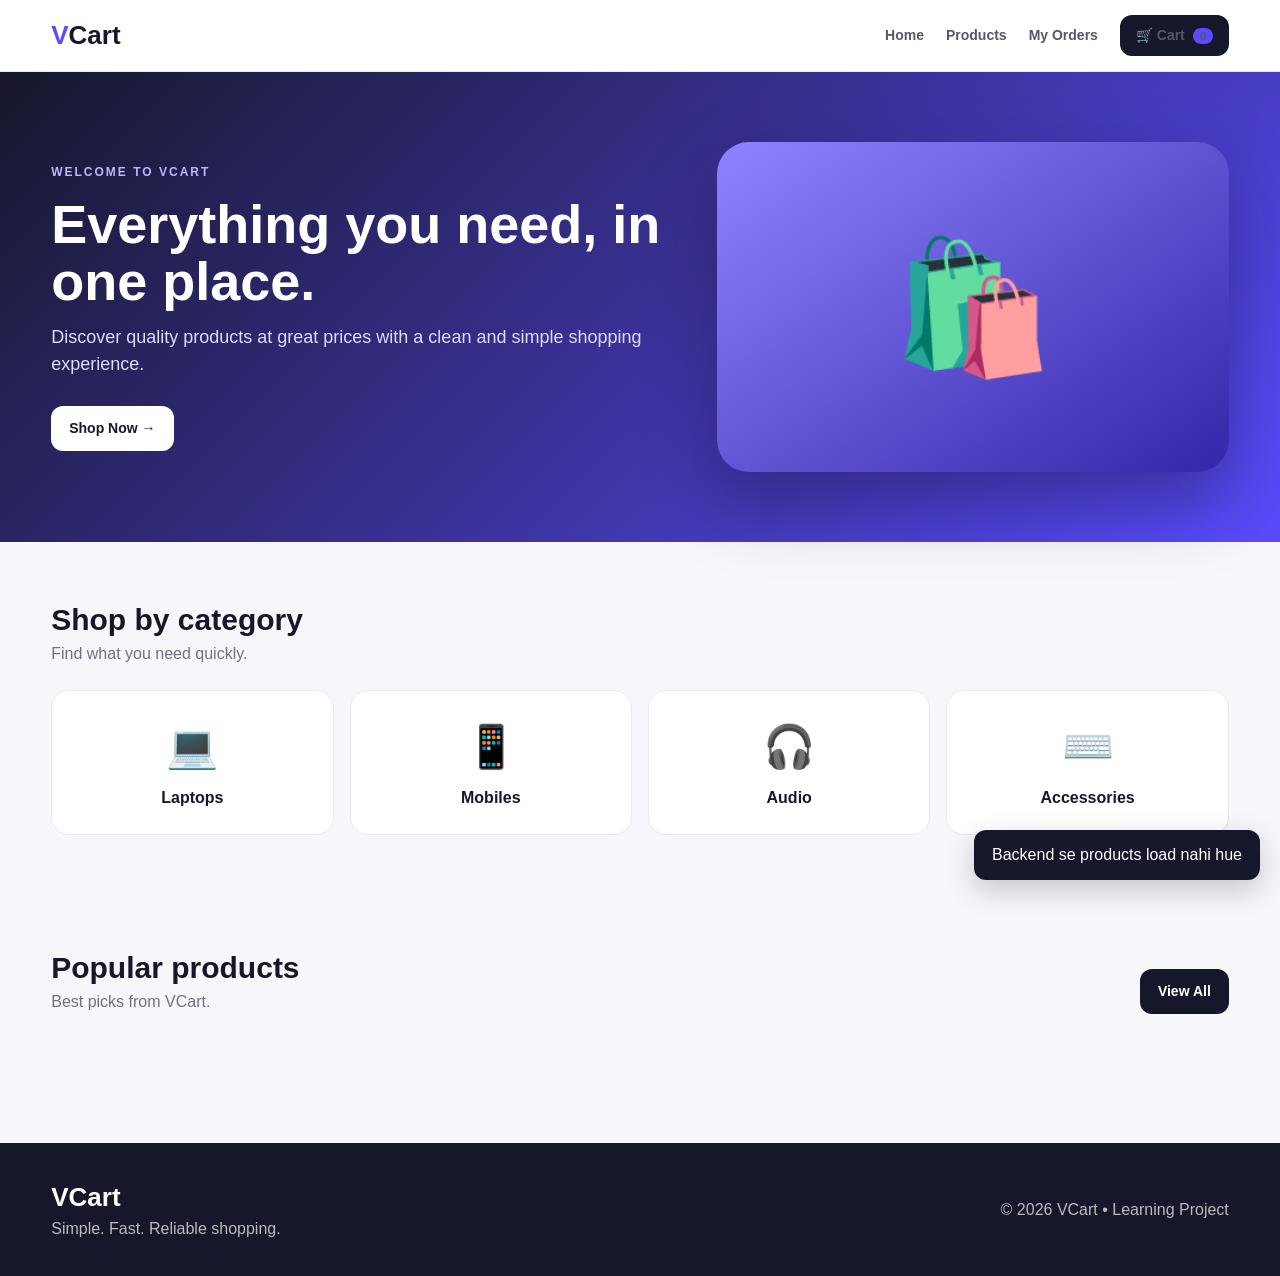
<file: frontend/index.html>
<!DOCTYPE html>
<html lang="en">
<head>
<meta charset="UTF-8">
<meta name="viewport" content="width=device-width, initial-scale=1.0">
<title>VCart — Home</title>
<link rel="stylesheet" href="style.css">
</head>
<body>
<div id="app"></div>
<script src="script.js"></script>
</body>
</html>
</file>
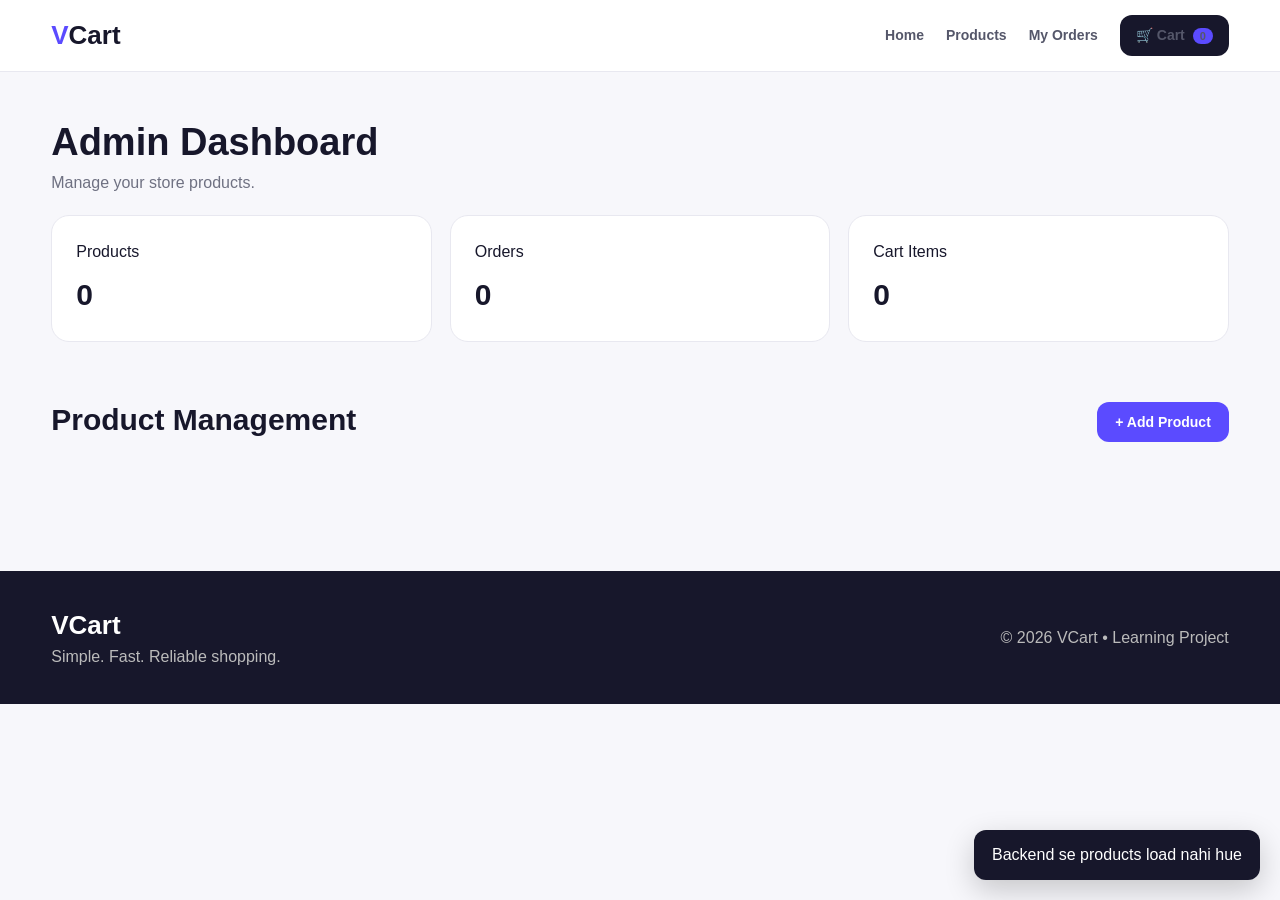
<file: frontend/admin.html>
<!DOCTYPE html>
<html lang="en">
<head>
<meta charset="UTF-8">
<meta name="viewport" content="width=device-width, initial-scale=1.0">
<title>VCart — Admin</title>
<link rel="stylesheet" href="style.css">
</head>
<body>
<div id="app" data-page="admin"></div>
<script src="script.js"></script>
</body>
</html>
</file>
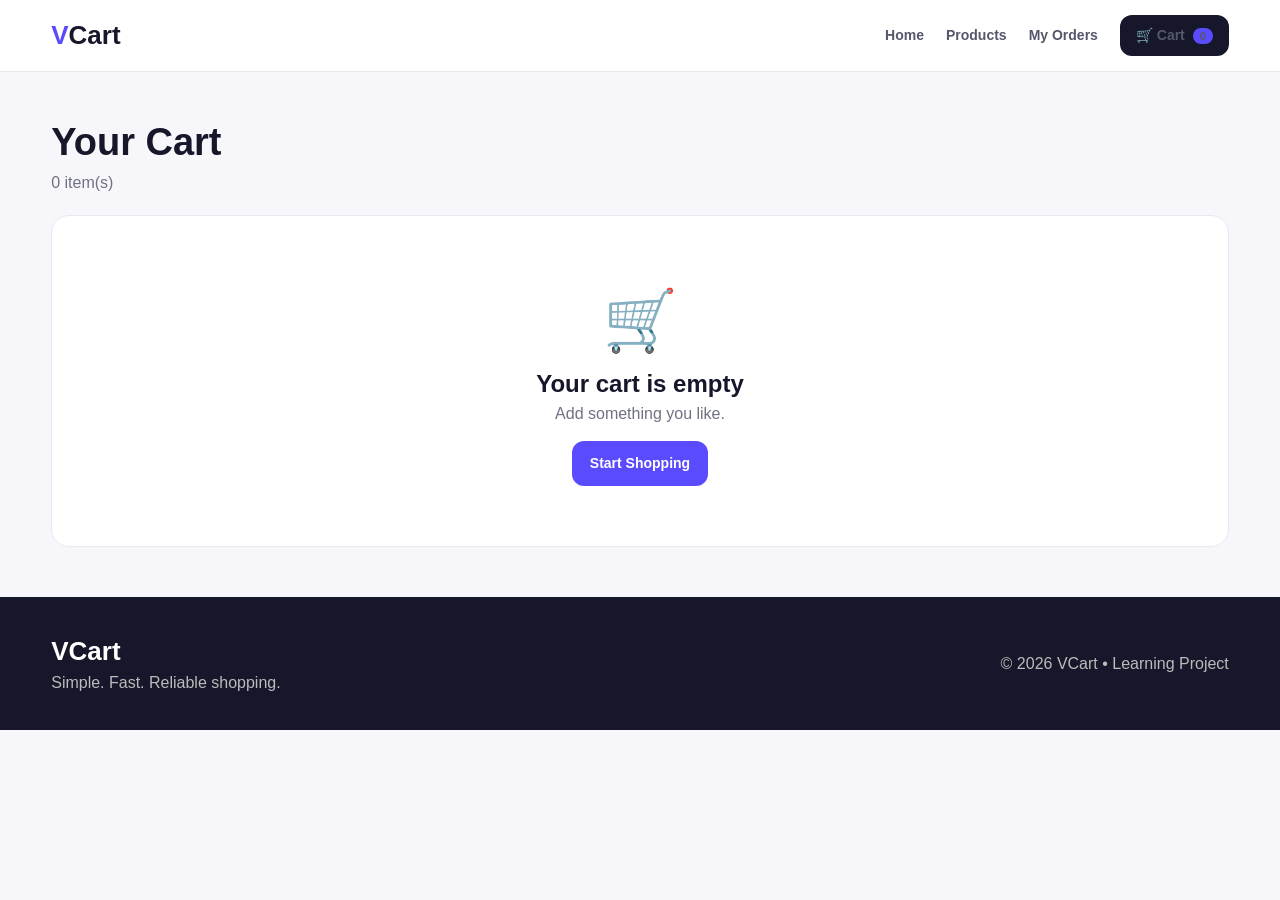
<file: frontend/cart.html>
<!DOCTYPE html>
<html lang="en">
<head>
<meta charset="UTF-8">
<meta name="viewport" content="width=device-width, initial-scale=1.0">
<title>VCart — Cart</title>
<link rel="stylesheet" href="style.css">
</head>
<body>
<div id="app" data-page="cart"></div>
<script src="script.js"></script>
</body>
</html>
</file>
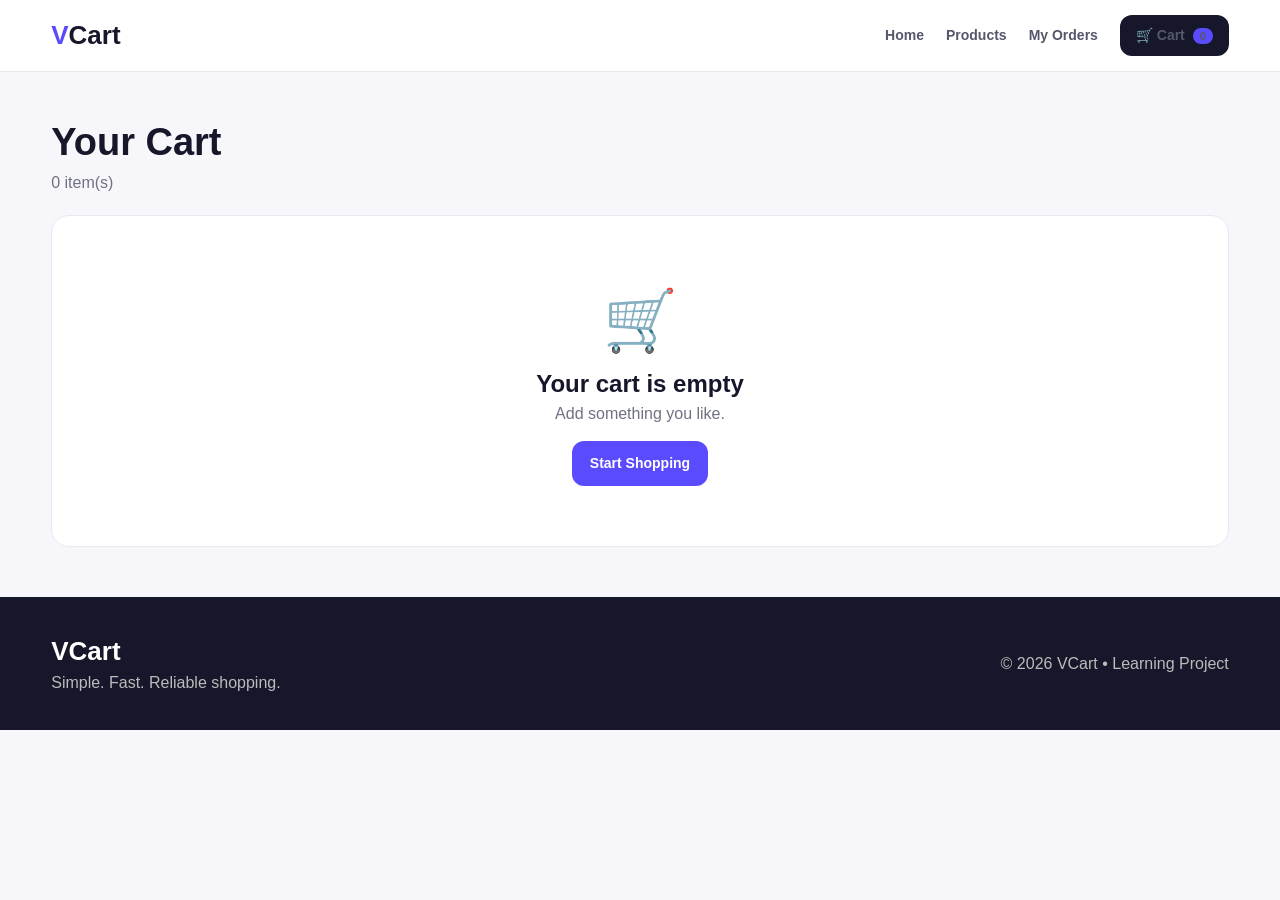
<file: frontend/checkout.html>
<!DOCTYPE html>
<html lang="en">
<head>
<meta charset="UTF-8">
<meta name="viewport" content="width=device-width, initial-scale=1.0">
<title>VCart — Checkout</title>
<link rel="stylesheet" href="style.css">
</head>
<body>
<div id="app" data-page="checkout"></div>
<script src="script.js"></script>
</body>
</html>
</file>
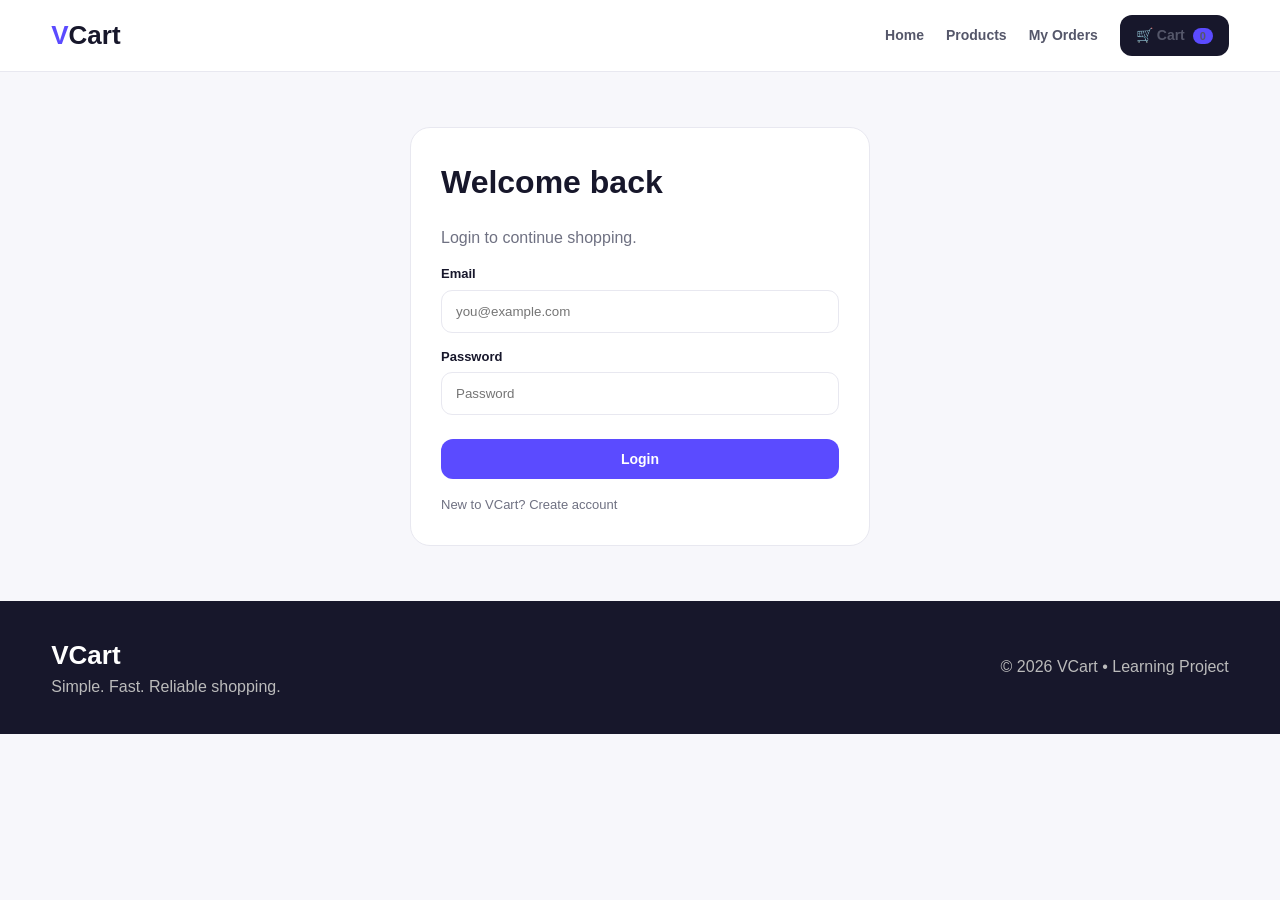
<file: frontend/login.html>
<!DOCTYPE html>
<html lang="en">
<head>
<meta charset="UTF-8">
<meta name="viewport" content="width=device-width, initial-scale=1.0">
<title>VCart — Login</title>
<link rel="stylesheet" href="style.css">
</head>
<body>
<div id="app" data-page="login"></div>
<script src="script.js"></script>
</body>
</html>
</file>
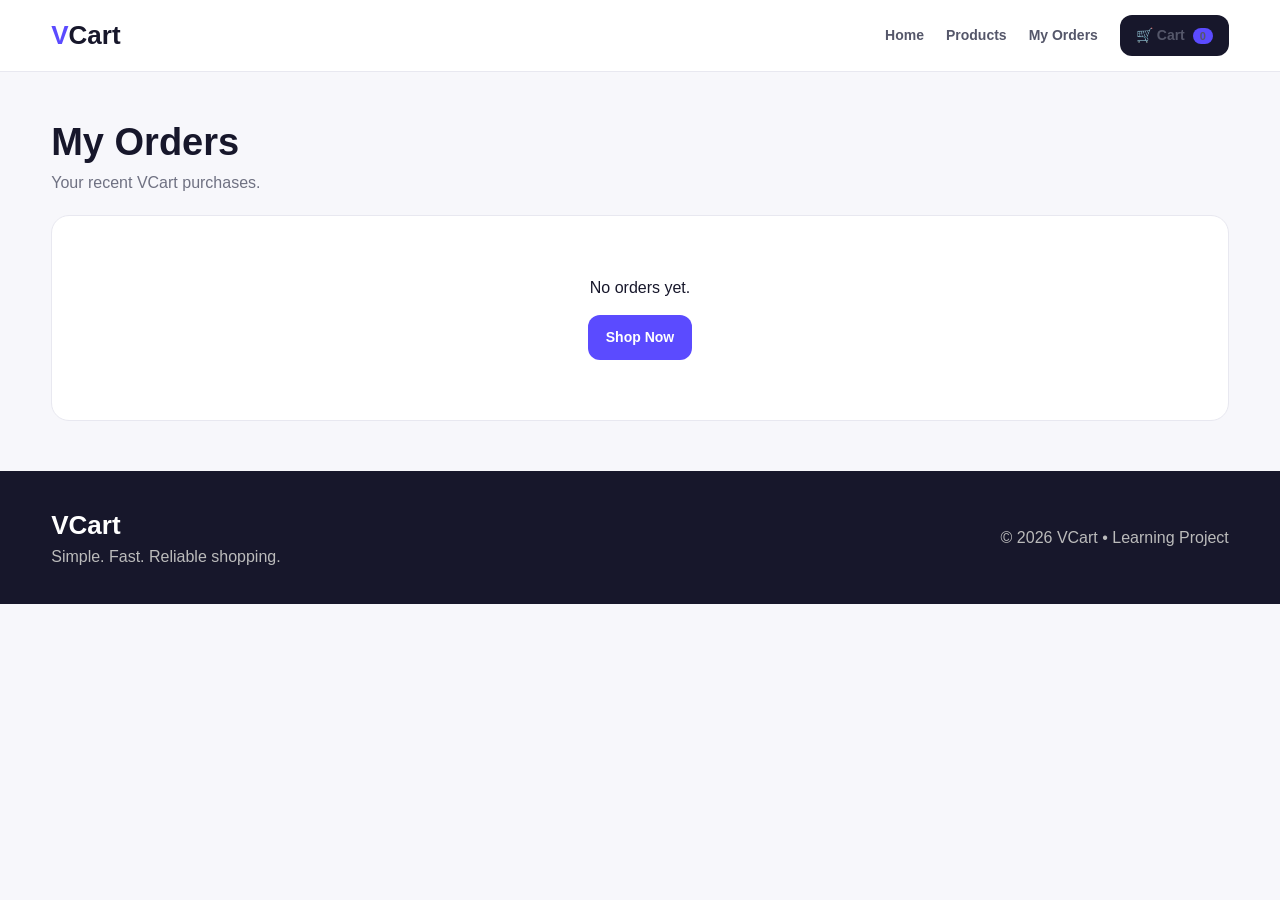
<file: frontend/orders.html>
<!DOCTYPE html>
<html lang="en">
<head>
<meta charset="UTF-8">
<meta name="viewport" content="width=device-width, initial-scale=1.0">
<title>VCart — My Orders</title>
<link rel="stylesheet" href="style.css">
</head>
<body>
<div id="app" data-page="orders"></div>
<script src="script.js"></script>
</body>
</html>
</file>
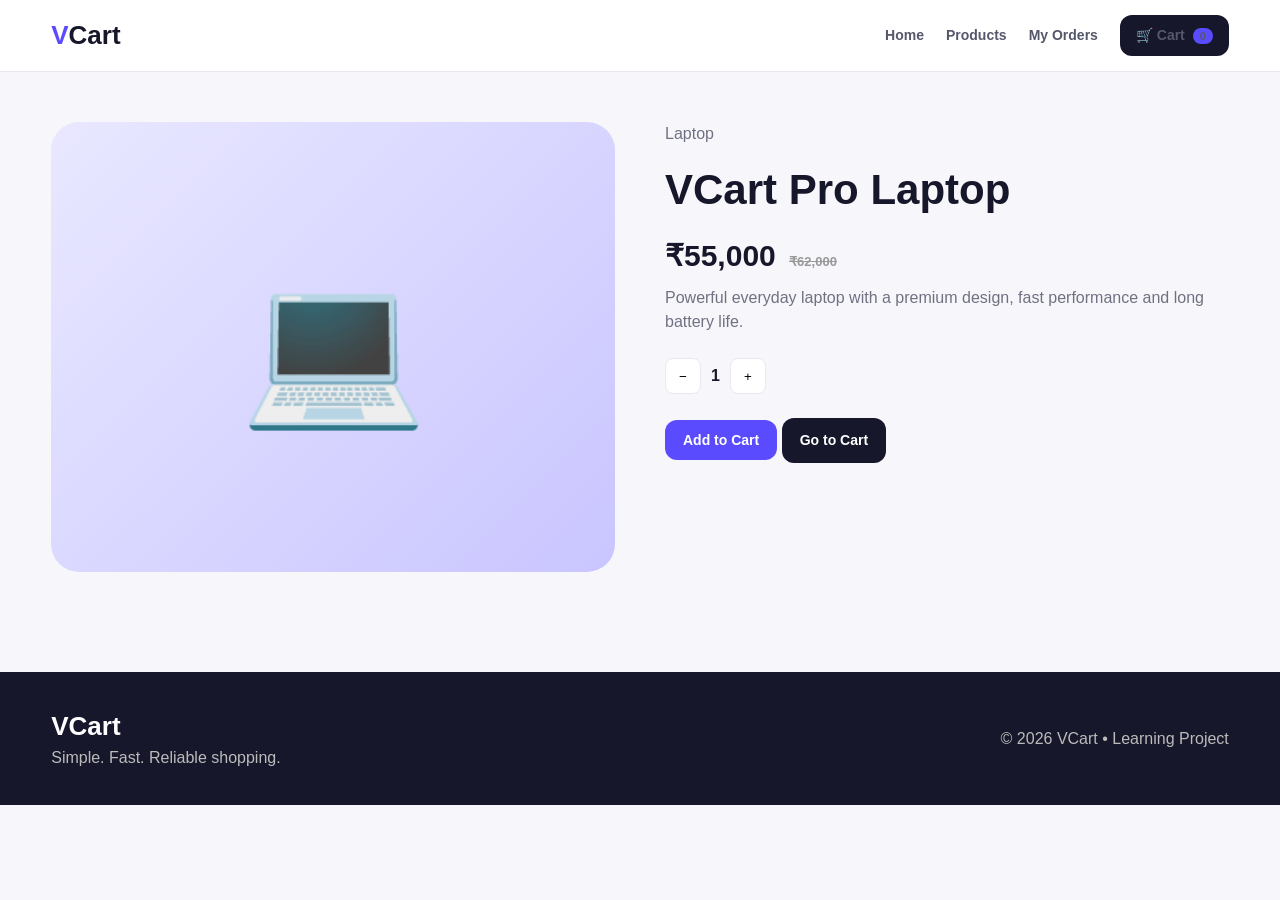
<file: frontend/product.html>
<!DOCTYPE html>
<html lang="en">
<head>
<meta charset="UTF-8">
<meta name="viewport" content="width=device-width, initial-scale=1.0">
<title>VCart — Product Details</title>
<link rel="stylesheet" href="style.css">
</head>
<body>
<div id="app" data-page="product"></div>
<script src="script.js"></script>
</body>
</html>
</file>
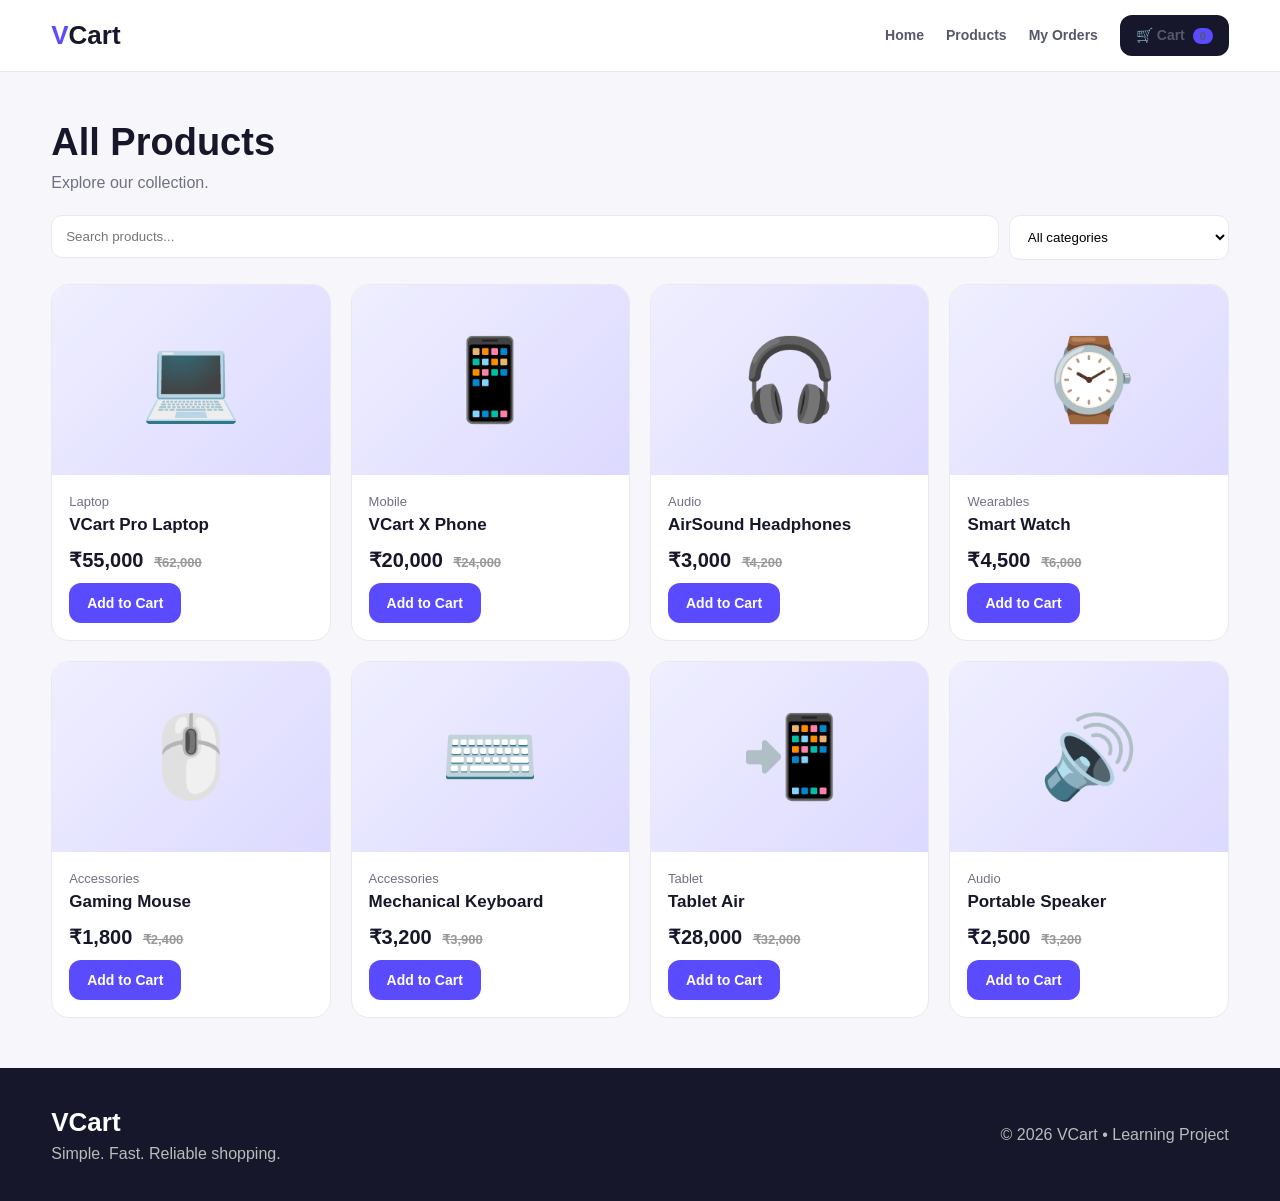
<file: frontend/products.html>
<!DOCTYPE html>
<html lang="en">
<head>
<meta charset="UTF-8">
<meta name="viewport" content="width=device-width, initial-scale=1.0">
<title>VCart — Products</title>
<link rel="stylesheet" href="style.css">
</head>
<body>
<div id="app" data-page="products"></div>
<script src="script.js"></script>
</body>
</html>
</file>
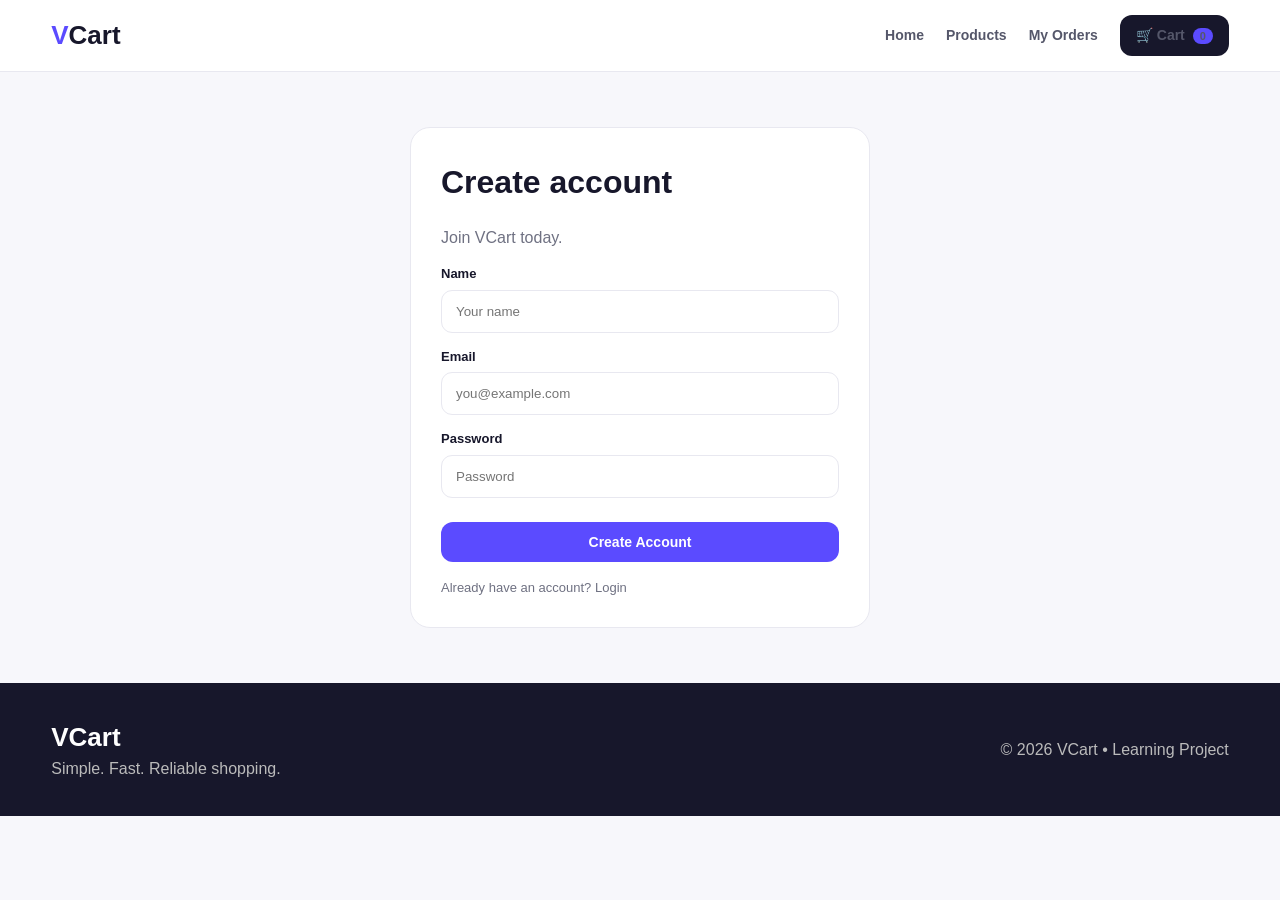
<file: frontend/register.html>
<!DOCTYPE html>
<html lang="en">
<head>
<meta charset="UTF-8">
<meta name="viewport" content="width=device-width, initial-scale=1.0">
<title>VCart — Register</title>
<link rel="stylesheet" href="style.css">
</head>
<body>
<div id="app" data-page="register"></div>
<script src="script.js"></script>
</body>
</html>
</file>
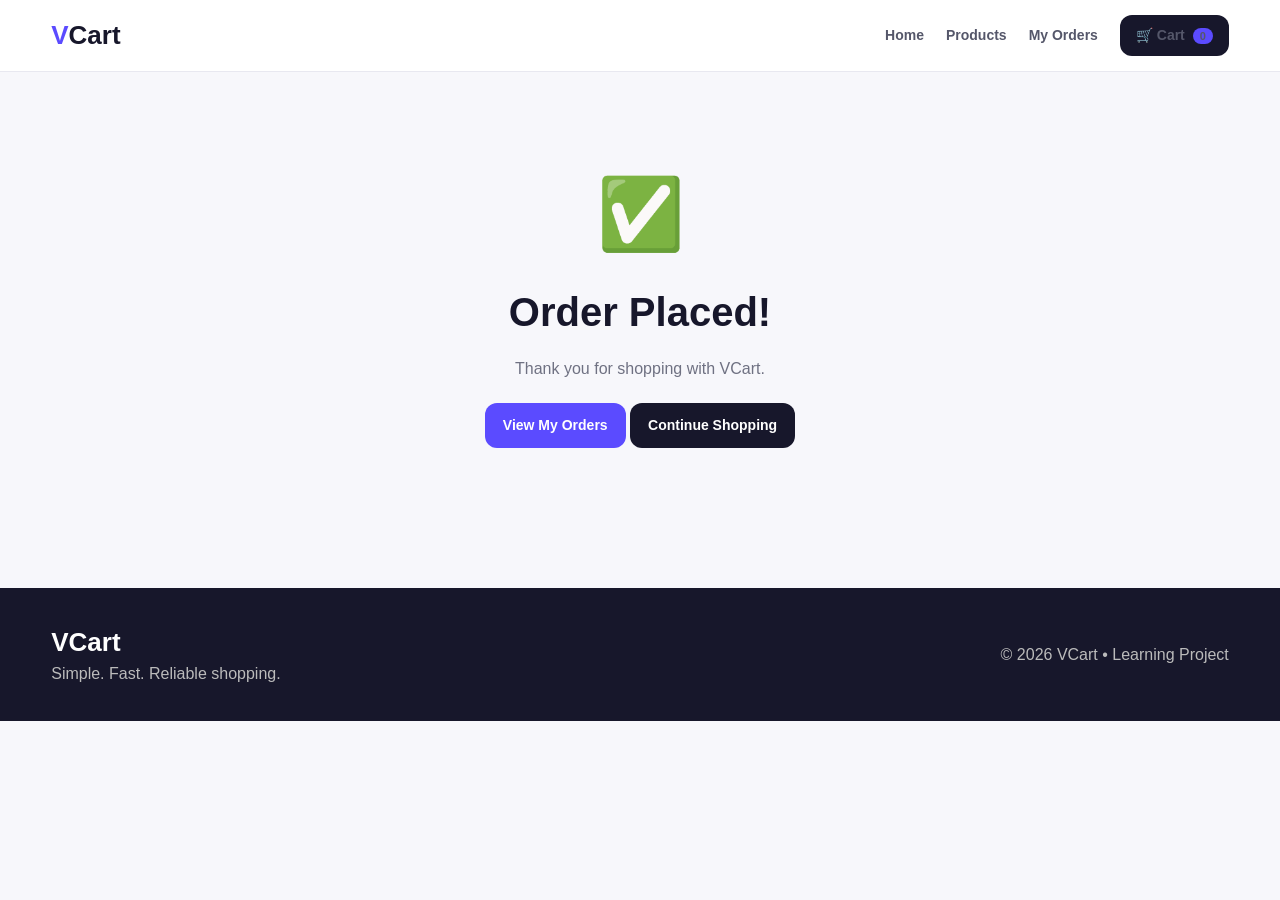
<file: frontend/success.html>
<!DOCTYPE html>
<html lang="en">
<head>
<meta charset="UTF-8">
<meta name="viewport" content="width=device-width, initial-scale=1.0">
<title>VCart — Order Success</title>
<link rel="stylesheet" href="style.css">
</head>
<body>
<div id="app" data-page="success"></div>
<script src="script.js"></script>
</body>
</html>
</file>
<file: frontend/style.css>
*{box-sizing:border-box;margin:0;padding:0}
:root{--primary:#5b4bff;--primary2:#7c6cff;--dark:#17172b;--muted:#6f7182;--bg:#f7f7fb;--white:#fff;--border:#e8e8f0;--success:#159957;--danger:#e5484d}
body{font-family:Inter,Arial,sans-serif;background:var(--bg);color:var(--dark);line-height:1.5}
a{text-decoration:none;color:inherit}.container{width:min(1180px,92%);margin:auto}
.nav{height:72px;background:#fff;border-bottom:1px solid var(--border);display:flex;align-items:center;position:sticky;top:0;z-index:20}
.nav-inner{display:flex;align-items:center;justify-content:space-between;gap:24px}
.logo{font-size:26px;font-weight:800;color:var(--primary)}.logo span{color:#17172b}
.nav-links{display:flex;gap:22px;align-items:center}.nav-links a{color:#55576a;font-weight:600;font-size:14px}.nav-links a:hover{color:var(--primary)}
.cart-btn{background:#17172b;color:#fff;padding:10px 16px;border-radius:12px;font-weight:700}
.badge{background:var(--primary);border-radius:20px;padding:2px 7px;font-size:11px;margin-left:4px}
.hero{padding:70px 0;background:linear-gradient(135deg,#17172b,#5b4bff);color:#fff}
.hero-grid{display:grid;grid-template-columns:1.1fr .9fr;align-items:center;gap:40px}
.hero h1{font-size:54px;line-height:1.05;margin:15px 0}.hero p{font-size:18px;color:#dedcff;max-width:600px}
.eyebrow{font-weight:800;color:#bdb7ff;text-transform:uppercase;letter-spacing:2px;font-size:12px}
.hero-art{height:330px;border-radius:32px;background:linear-gradient(145deg,#8f84ff,#3326a8);display:flex;align-items:center;justify-content:center;font-size:130px;box-shadow:0 30px 70px #15122f66}
.btn{display:inline-block;border:0;cursor:pointer;border-radius:12px;padding:12px 18px;font-weight:800;font-size:14px}
.btn-primary{background:var(--primary);color:#fff}.btn-light{background:#fff;color:#17172b}.btn-dark{background:#17172b;color:#fff}.btn-danger{background:#fff0f0;color:var(--danger)}
.hero .btn{margin-top:28px;margin-right:8px}
.section{padding:55px 0}.section-head{display:flex;justify-content:space-between;align-items:end;margin-bottom:24px}.section h2{font-size:30px}.muted{color:var(--muted)}
.categories{display:grid;grid-template-columns:repeat(4,1fr);gap:16px}.category{background:#fff;border:1px solid var(--border);padding:24px;border-radius:18px;text-align:center;font-size:42px}.category h3{font-size:16px;margin-top:8px}
.products{display:grid;grid-template-columns:repeat(4,1fr);gap:20px}.card{background:#fff;border:1px solid var(--border);border-radius:18px;overflow:hidden;transition:.2s}.card:hover{transform:translateY(-4px);box-shadow:0 12px 30px #2221}.product-img{height:190px;background:linear-gradient(135deg,#efefff,#dcd9ff);display:flex;align-items:center;justify-content:center;font-size:80px}.card-body{padding:17px}.card h3{font-size:17px}.price{font-size:20px;font-weight:800;margin:8px 0}.old{font-size:13px;color:#999;text-decoration:line-through;margin-left:5px}.row{display:flex;justify-content:space-between;align-items:center;gap:10px}.small{font-size:13px}
.filters{display:flex;gap:10px;margin-bottom:24px;flex-wrap:wrap}.search{flex:1;min-width:220px}.input,.select{width:100%;padding:13px 14px;border:1px solid var(--border);border-radius:11px;background:#fff;outline:none}.input:focus{border-color:var(--primary)}
.page-title{padding:42px 0 20px}.page-title h1{font-size:38px}.empty{text-align:center;background:#fff;border:1px solid var(--border);border-radius:18px;padding:60px 20px}
.detail{display:grid;grid-template-columns:1fr 1fr;gap:50px;padding:50px 0}.detail-img{height:450px;border-radius:28px;background:linear-gradient(135deg,#e9e8ff,#c9c5ff);display:flex;align-items:center;justify-content:center;font-size:150px}.detail h1{font-size:42px;margin:12px 0}.detail .price{font-size:30px}.qty{display:flex;align-items:center;gap:10px;margin:24px 0}.qty button{width:36px;height:36px;border:1px solid var(--border);background:#fff;border-radius:8px;cursor:pointer}.qty span{font-weight:800}
.cart-layout,.checkout-layout{display:grid;grid-template-columns:1fr 340px;gap:24px}.cart-item{background:#fff;border:1px solid var(--border);padding:18px;border-radius:16px;display:flex;justify-content:space-between;align-items:center;margin-bottom:12px}.summary{background:#fff;border:1px solid var(--border);border-radius:18px;padding:22px;height:max-content;position:sticky;top:92px}.summary div{display:flex;justify-content:space-between;margin:12px 0}.summary .total{font-size:21px;font-weight:800;border-top:1px solid var(--border);padding-top:15px}
.form-box{max-width:460px;margin:55px auto;background:#fff;border:1px solid var(--border);border-radius:20px;padding:30px}.form-box h1{margin-bottom:20px}.form-group{margin:14px 0}.form-group label{display:block;font-size:13px;font-weight:700;margin-bottom:6px}.form-box .btn{width:100%;margin-top:10px}
.success{text-align:center;padding:90px 20px}.success-icon{font-size:70px}.success h1{font-size:40px;margin:15px}
.order{background:#fff;border:1px solid var(--border);border-radius:16px;padding:20px;margin-bottom:14px}
.admin-grid{display:grid;grid-template-columns:repeat(3,1fr);gap:18px}.stat{background:#fff;border:1px solid var(--border);border-radius:18px;padding:24px}.stat b{font-size:30px;display:block;margin-top:8px}
.footer{background:#17172b;color:#bbb;padding:35px 0;margin-top:50px}.footer .logo{color:#fff}
.toast{position:fixed;right:20px;bottom:20px;background:#17172b;color:#fff;padding:13px 18px;border-radius:12px;z-index:50;box-shadow:0 10px 30px #0003}
@media(max-width:900px){.products{grid-template-columns:repeat(2,1fr)}.categories{grid-template-columns:repeat(2,1fr)}.hero-grid,.detail,.cart-layout,.checkout-layout{grid-template-columns:1fr}.admin-grid{grid-template-columns:1fr 1fr}.nav-links{display:none}}
@media(max-width:600px){.products{grid-template-columns:1fr}.categories{grid-template-columns:1fr 1fr}.hero h1{font-size:40px}.hero-art{height:230px;font-size:90px}.admin-grid{grid-template-columns:1fr}}
</file>
